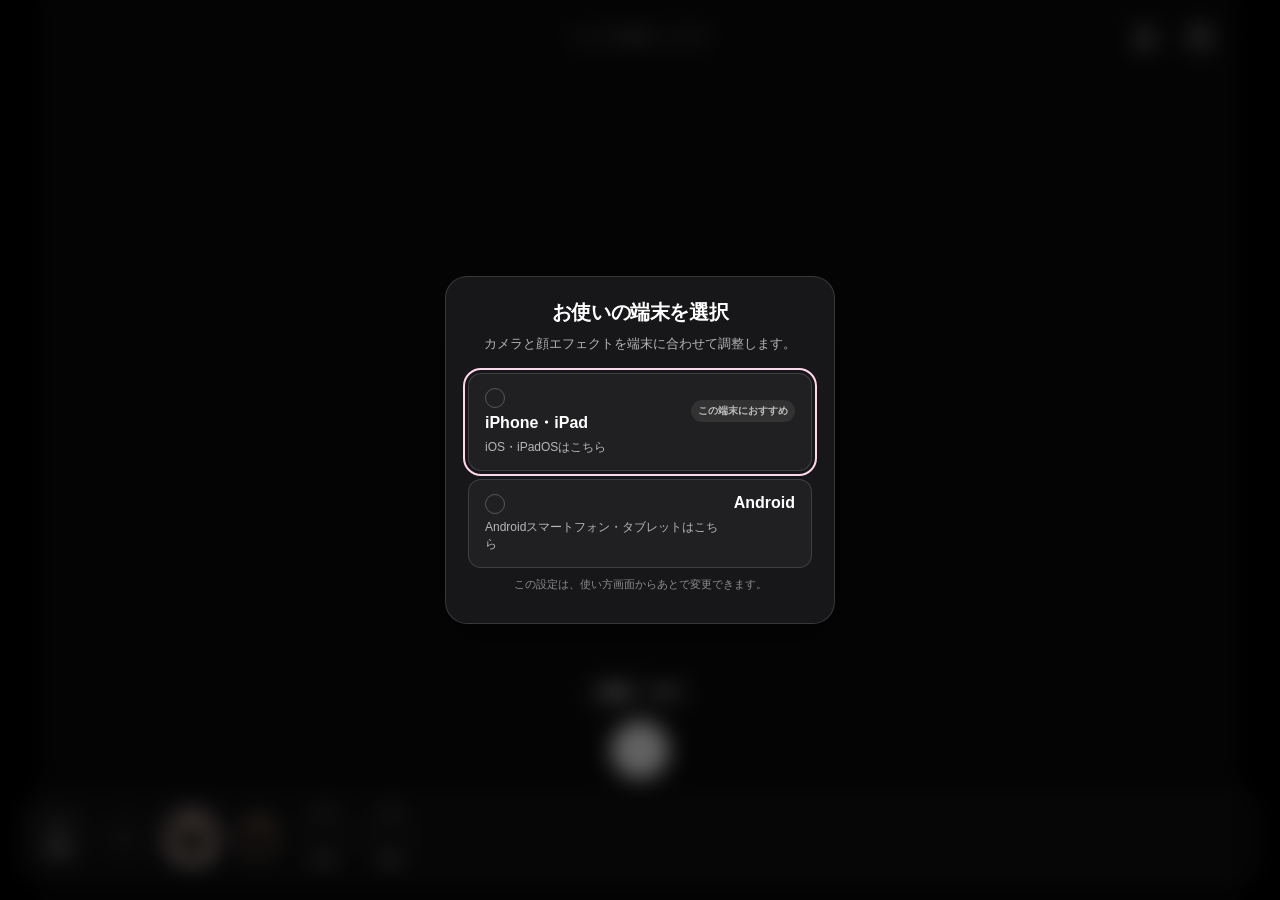
<file: index.html>
<!doctype html>
<html lang="ja">
<head>
  <meta charset="utf-8">
  <meta name="viewport" content="width=device-width,initial-scale=1,viewport-fit=cover,user-scalable=no">
  <meta name="theme-color" content="#000000">
  <meta name="apple-mobile-web-app-capable" content="yes">
  <meta name="apple-mobile-web-app-status-bar-style" content="black-translucent">
  <link rel="apple-touch-icon" href="app_icon.png.optimized.png?v=20260802">
  <link rel="icon" type="image/png" href="app_icon.png.optimized.png?v=20260802">
  <link rel="manifest" href="manifest.webmanifest?v=20261112-offline">
  <title>AR Camera</title>
  <link rel="stylesheet" href="style.css?v=20261115-fixed-4x3-stage">
  <script>
    (() => {
      let platform = "";
      try {
        const saved = localStorage.getItem("arCameraPlatformV1");
        if (saved === "ios" || saved === "android") platform = saved;
      } catch {}
      if (!platform) {
        const requested = new URLSearchParams(location.search).get("platform");
        if (requested === "ios" || requested === "android") platform = requested;
      }
      window.AR_CAMERA_BOOT_PLATFORM = platform;
    })();
  </script>
  <script defer src="vendor/p5.min.js?v=1.9.4" onerror="window.AR_CAMERA_DEPENDENCY_ERROR=true"></script>
  <script defer src="vendor/ml5.min.js?v=1.2.1" onerror="window.AR_CAMERA_DEPENDENCY_ERROR=true"></script>
  <script defer src="sketch.js?v=20261115-fixed-4x3-stage"></script>
</head>
<body>
  <main id="app" aria-label="ARカメラ">
    <div id="camera-container" aria-hidden="true"></div>

    <header class="top-bar">
      <div class="top-actions">
        <button id="help-btn" class="icon-btn" type="button" aria-label="使い方">
          <svg viewBox="0 0 24 24" aria-hidden="true"><circle cx="12" cy="12" r="9"></circle><path d="M9.8 9a2.35 2.35 0 0 1 4.55.78c0 1.8-2.35 2.05-2.35 3.65"></path><path d="M12 17h.01"></path></svg>
        </button>
        <button id="switch-camera-btn" class="icon-btn" type="button" aria-label="カメラを切り替える">
          <img src="switch_icon.png?v=20260802" alt="" aria-hidden="true">
        </button>
      </div>
    </header>

    <div id="status-pill" role="status" aria-live="polite">カメラを起動しています</div>
    <div id="video-timer" aria-live="off">00:00</div>

    <div class="control-deck">
      <nav class="effects-dock" aria-label="エフェクト">
        <button id="open-settings-btn" class="effect-add" type="button" aria-label="画像を追加">
          <svg viewBox="0 0 24 24" aria-hidden="true"><path d="M12 5v14M5 12h14"></path></svg>
          <span>追加</span>
        </button>
        <button id="edit-selected-btn" class="effect-edit" type="button" aria-label="選択中のエフェクトを編集" hidden>
          <svg viewBox="0 0 24 24" aria-hidden="true"><path d="M4 20h4l11-11-4-4L4 16v4Z"></path><path d="m13.5 6.5 4 4"></path></svg>
          <span>調整</span>
        </button>
        <div id="icon-list" role="list" aria-label="エフェクト一覧"></div>
      </nav>

      <section class="capture-ui" aria-label="撮影">
        <div class="mode-selector" role="tablist" aria-label="撮影モード">
          <button id="mode-photo" class="mode-btn active" type="button" role="tab" aria-selected="true">写真</button>
          <button id="mode-video" class="mode-btn" type="button" role="tab" aria-selected="false">動画</button>
        </div>
        <button id="main-shutter-btn" type="button" aria-label="写真を撮る"><span></span></button>
        <span id="audio-note">無音で録画</span>
      </section>
    </div>

    <div id="sheet-backdrop" hidden></div>
    <section id="settings-panel" class="bottom-sheet" aria-labelledby="panel-title" aria-modal="true" role="dialog" hidden>
      <div class="sheet-handle" aria-hidden="true"></div>
      <div class="sheet-header">
        <h2 id="panel-title">エフェクトを追加</h2>
        <button id="close-panel-btn" class="text-btn" type="button">閉じる</button>
      </div>
      <div id="upload-section">
        <div class="upload-intro">
          <strong>PNG画像を追加</strong>
          <p>顔エフェクトまたは背景フレームとして使用できます</p>
        </div>
        <p class="step-label"><span>1</span>画像を選ぶ</p>
        <label class="file-button" for="file-input">画像を選択</label>
        <input id="file-input" type="file" accept="image/png,image/jpeg,image/webp">
      </div>
      <div id="effect-edit-controls">
        <fieldset class="placement-field">
          <legend><span class="step-number">2</span>表示方法</legend>
          <div class="segmented">
            <button class="part-btn active" data-point="face" type="button">顔</button>
            <button class="part-btn" data-point="bg" type="button">背景・フレーム</button>
          </div>
        </fieldset>
        <p id="face-edit-status" class="edit-status" role="status">画像を選んでください</p>
      </div>
      <div class="sheet-actions">
        <button id="delete-btn" class="danger-btn" type="button" hidden>削除</button>
        <button id="cancel-edit-btn" class="secondary-btn" type="button">キャンセル</button>
        <button id="save-effect-btn" class="primary-btn" type="button">プレビューで調整</button>
      </div>
    </section>

    <section id="adjustment-mode" class="adjustment-overlay" aria-label="エフェクトの位置調整" hidden>
      <header class="adjustment-header">
        <button id="adjustment-cancel-btn" class="overlay-text-btn" type="button">キャンセル</button>
        <strong>位置を調整</strong>
        <button id="adjustment-save-btn" class="overlay-save-btn" type="button">保存</button>
      </header>
      <p class="adjustment-hint">1本指で移動・2本指で拡大縮小</p>
      <div class="adjustment-toolbar">
        <div class="adjustment-basic-actions" aria-label="基本調整">
          <button class="adjustment-mode-chip" data-adjustment-help="position" type="button">
            <strong>位置</strong><span>1本指</span>
          </button>
          <button class="adjustment-mode-chip" data-adjustment-help="scale" type="button">
            <strong>大きさ</strong><span>2本指</span>
          </button>
          <button id="reset-effect-btn" class="adjustment-mode-chip" type="button">
            <strong>リセット</strong><span>初期状態</span>
          </button>
        </div>
        <button id="fine-adjust-toggle" class="detail-adjust-toggle" type="button" aria-expanded="false" aria-controls="fine-adjust-controls">詳細調整</button>
        <div id="fine-adjust-controls" class="fine-adjust-controls" hidden>
          <div class="toolbar-position">
            <span class="toolbar-label">位置</span>
            <div class="nudge-grid" aria-label="位置を微調整">
              <button class="adjust-btn nudge-up" data-adjust="up" type="button" aria-label="上へ移動">↑</button>
              <button class="adjust-btn nudge-left" data-adjust="left" type="button" aria-label="左へ移動">←</button>
              <span class="nudge-center" aria-hidden="true">•</span>
              <button class="adjust-btn nudge-right" data-adjust="right" type="button" aria-label="右へ移動">→</button>
              <button class="adjust-btn nudge-down" data-adjust="down" type="button" aria-label="下へ移動">↓</button>
            </div>
          </div>
          <div class="scale-controls" aria-label="大きさを調整">
            <span>大きさ</span>
            <button class="adjust-btn" data-scale="down" type="button" aria-label="小さくする">−</button>
            <output id="effect-scale-value">1.00×</output>
            <button class="adjust-btn" data-scale="up" type="button" aria-label="大きくする">＋</button>
          </div>
        </div>
      </div>
    </section>

    <section id="onboarding-overlay" class="onboarding-layer" role="dialog" aria-modal="true" aria-labelledby="onboarding-title" hidden>
      <div class="onboarding-guide">
        <p id="onboarding-title" class="onboarding-title">3ステップで撮影</p>
        <div class="onboarding-callouts">
          <p><span>1</span><strong>エフェクトを選ぶ</strong></p>
          <p><span>2</span><strong>顔をカメラへ向ける</strong></p>
          <p><span>3</span><strong>撮影ボタンを押す</strong></p>
        </div>
        <button id="onboarding-start-btn" class="primary-btn" type="button">使ってみる</button>
      </div>
    </section>

    <section id="tutorial-overlay" class="modal-layer" role="dialog" aria-modal="true" aria-labelledby="tutorial-title" hidden>
      <div class="plain-modal">
        <h2 id="tutorial-title">AR Cameraの使い方</h2>
        <ol>
          <li>下の一覧からエフェクトを選びます</li>
          <li>＋ボタンで自分の画像を追加できます</li>
          <li>中央のボタンで撮影します</li>
          <li>エフェクトの長押しでお気に入り・並べ替え・削除ができます</li>
        </ol>
        <p>追加した画像はプレビューを見ながら位置と大きさを調整できます</p>
        <button id="change-platform-btn" class="secondary-btn device-settings-btn" type="button">端末設定を変更</button>
        <button id="tutorial-close-btn" class="primary-btn" type="button">OK</button>
      </div>
    </section>

    <section id="platform-overlay" class="modal-layer platform-layer" role="dialog" aria-modal="true" aria-labelledby="platform-title" hidden>
      <div class="plain-modal platform-modal">
        <h2 id="platform-title">お使いの端末を選択</h2>
        <p>カメラと顔エフェクトを端末に合わせて調整します。</p>
        <div class="platform-options" role="group" aria-label="端末の種類">
          <button class="platform-choice" type="button" data-platform="ios">
            <strong>iPhone・iPad</strong>
            <span>iOS・iPadOSはこちら</span>
          </button>
          <button class="platform-choice" type="button" data-platform="android">
            <strong>Android</strong>
            <span>Androidスマートフォン・タブレットはこちら</span>
          </button>
        </div>
        <p class="platform-note">この設定は、使い方画面からあとで変更できます。</p>
        <button id="platform-cancel-btn" class="text-btn platform-cancel" type="button" hidden>キャンセル</button>
      </div>
    </section>

    <section id="delete-dialog" class="modal-layer" role="alertdialog" aria-modal="true" aria-labelledby="delete-title" hidden>
      <div class="plain-modal compact">
        <h2 id="delete-title">エフェクトを削除しますか</h2>
        <div class="dialog-actions">
          <button id="delete-cancel-btn" class="secondary-btn" type="button">キャンセル</button>
          <button id="delete-confirm-btn" class="danger-filled-btn" type="button">削除</button>
        </div>
      </div>
    </section>

    <section id="effect-menu" class="modal-layer" role="dialog" aria-modal="true" aria-labelledby="effect-menu-title" hidden>
      <div class="plain-modal compact effect-menu-modal">
        <h2 id="effect-menu-title">エフェクトを管理</h2>
        <div class="effect-menu-actions">
          <button id="effect-favorite-btn" class="secondary-btn" type="button">お気に入りに追加</button>
          <div class="effect-move-actions" role="group" aria-label="並び順を変更">
            <button id="effect-move-left-btn" class="secondary-btn" type="button">左へ移動</button>
            <button id="effect-move-right-btn" class="secondary-btn" type="button">右へ移動</button>
          </div>
          <button id="effect-menu-edit-btn" class="secondary-btn" type="button">位置を調整</button>
          <button id="effect-menu-delete-btn" class="danger-btn" type="button">削除</button>
        </div>
        <button id="effect-menu-close-btn" class="text-btn effect-menu-close" type="button">閉じる</button>
      </div>
    </section>

    <div id="flash-overlay" aria-hidden="true"></div>
    <div id="toast" role="status" aria-live="polite" hidden></div>
    <div id="loading-screen" role="status" aria-live="polite">
      <div class="loading-card">
        <div class="spinner" aria-hidden="true"></div>
        <p id="loading-message">カメラを起動しています</p>
        <div id="loading-error-actions" class="loading-error-actions" hidden>
          <button id="loading-retry-btn" class="primary-btn" type="button">もう一度試す</button>
          <button id="loading-permission-btn" class="secondary-btn" type="button">カメラの許可を確認</button>
          <button id="loading-light-btn" class="secondary-btn" type="button">軽量モードで起動</button>
          <button id="loading-help-btn" class="text-btn loading-help-btn" type="button" aria-expanded="false">ヘルプを見る</button>
          <div id="loading-error-note" class="loading-error-note" role="note" hidden></div>
        </div>
      </div>
    </div>
  </main>
  <script>
    (() => {
      const loader = document.getElementById("loading-screen");
      const retry = document.getElementById("loading-retry-btn");
      const overlay = document.getElementById("platform-overlay");
      if (!window.AR_CAMERA_BOOT_PLATFORM) {
        const recommended = /Android/i.test(navigator.userAgent) ? "android" : "ios";
        loader.hidden = true;
        overlay.hidden = false;
        document.querySelectorAll("[data-platform]").forEach((button) => {
          button.dataset.recommended = String(button.dataset.platform === recommended);
          button.dataset.selected = "false";
          button.setAttribute("aria-pressed", "false");
        });
      }
      window.addEventListener("load", () => {
        if (!window.AR_CAMERA_DEPENDENCY_ERROR) return;
        overlay.hidden = true;
        loader.hidden = false;
        loader.style.opacity = "1";
        loader.querySelector(".spinner").hidden = true;
        loader.querySelector("#loading-message").textContent = "必要なデータを読み込めませんでした";
        document.getElementById("loading-error-actions").hidden = false;
        retry.addEventListener("click", () => location.reload(), { once: true });
        document.getElementById("loading-light-btn").addEventListener("click", () => {
          try { sessionStorage.setItem("arCameraForceLightV1", "1"); } catch {}
          location.reload();
        }, { once: true });
        const showDependencyHelp = () => {
          const note = document.getElementById("loading-error-note");
          note.textContent = "通信を確認して再読み込みしてください。一度オンラインで開くと、次回からオフラインでも使えます。";
          note.hidden = false;
        };
        document.getElementById("loading-permission-btn").addEventListener("click", showDependencyHelp);
        document.getElementById("loading-help-btn").addEventListener("click", showDependencyHelp);
      });
    })();
  </script>
  <script>
    if ("serviceWorker" in navigator) {
      window.addEventListener("load", () => {
        navigator.serviceWorker.register("./sw.js?v=20261115-fixed-4x3-stage")
          .catch((error) => console.warn("オフライン準備に失敗しました", error));
      });
    }
  </script>
</body>
</html>
</file>
<file: style.css>
:root {
  color-scheme: dark;
  --accent: #ffd6ea;
  --panel: rgba(16, 16, 16, 0.94);
  --line: rgba(255, 255, 255, 0.18);
  --muted: rgba(255, 255, 255, 0.7);
  --top-safe: env(safe-area-inset-top, 0px);
  --bottom-safe: env(safe-area-inset-bottom, 0px);
}

* { box-sizing: border-box; }

html, body {
  width: 100%;
  height: 100%;
  margin: 0;
  overflow: hidden;
  background: #000;
  color: #fff;
  font-family: -apple-system, BlinkMacSystemFont, "Segoe UI", "Noto Sans JP", sans-serif;
  -webkit-tap-highlight-color: transparent;
  overscroll-behavior: none;
}

button, input { font: inherit; }
button { color: inherit; }
button:focus-visible, input:focus-visible {
  outline: 2px solid var(--accent);
  outline-offset: 2px;
}

#app {
  position: fixed;
  inset: 0;
}

#camera-container {
  position: fixed;
  top: 0;
  left: 50%;
  width: min(100vw, 75vh);
  aspect-ratio: 3 / 4;
  overflow: hidden;
  transform: translateX(-50%);
  background: #101010;
  touch-action: none;
}

canvas {
  display: block;
  width: 100% !important;
  height: 100% !important;
}

@media (orientation: landscape) {
  #camera-container {
    top: 50%;
    width: auto;
    height: min(100vh, 75vw);
    aspect-ratio: 4 / 3;
    transform: translate(-50%, -50%);
  }
}

.top-bar {
  position: fixed;
  z-index: 20;
  top: 0;
  left: 50%;
  width: min(100vw, 75vh);
  transform: translateX(-50%);
  display: flex;
  justify-content: space-between;
  padding: calc(var(--top-safe) + 12px) 14px 12px;
  pointer-events: none;
}

@media (orientation: landscape) {
  .top-bar {
    width: min(100vw, 133.333vh);
  }
}

.top-actions { display: flex; gap: 10px; margin-left: auto; }

.icon-btn {
  width: 44px;
  height: 44px;
  border: 1px solid var(--line);
  border-radius: 50%;
  background: rgba(0, 0, 0, 0.42);
  font-size: 24px;
  font-weight: 400;
  line-height: 1;
  cursor: pointer;
  pointer-events: auto;
  backdrop-filter: blur(8px);
  -webkit-backdrop-filter: blur(8px);
}

.icon-btn:active { transform: scale(.94); }

#switch-camera-btn {
  display: grid;
  place-items: center;
  padding: 8px;
}

#switch-camera-btn img {
  display: block;
  width: 100%;
  height: 100%;
  object-fit: contain;
  pointer-events: none;
  transform: none;
}

#switch-camera-btn[data-switching="true"] img {
  animation: camera-switch-spin .72s linear infinite;
}

@keyframes camera-switch-spin {
  to { transform: rotate(360deg); }
}

#status-pill, #video-timer {
  position: fixed;
  z-index: 18;
  top: calc(var(--top-safe) + 20px);
  left: 50%;
  transform: translateX(-50%);
  padding: 7px 12px;
  border-radius: 999px;
  background: rgba(0, 0, 0, .52);
  color: var(--muted);
  font-size: 12px;
  white-space: nowrap;
}

#video-timer {
  display: none;
  color: #fff;
  font-variant-numeric: tabular-nums;
}

body.recording #status-pill { display: none; }
body.recording #video-timer { display: block; }

.capture-ui {
  position: fixed;
  z-index: 20;
  left: 50%;
  bottom: calc(var(--bottom-safe) + 106px);
  transform: translateX(-50%);
  display: grid;
  justify-items: center;
  gap: 10px;
}

.mode-selector {
  display: flex;
  gap: 18px;
}

.mode-btn {
  border: 0;
  padding: 5px 2px;
  background: transparent;
  color: rgba(255,255,255,.65);
  font-size: 13px;
  cursor: pointer;
}

.mode-btn.active { color: var(--accent); }

#main-shutter-btn {
  width: 76px;
  height: 76px;
  padding: 5px;
  border: 3px solid #fff;
  border-radius: 50%;
  background: transparent;
  cursor: pointer;
}

#main-shutter-btn span {
  display: block;
  width: 100%;
  height: 100%;
  border-radius: 50%;
  background: #fff;
  transition: .18s ease;
}

body.video-mode #main-shutter-btn span { background: #ff3b30; }
body.recording #main-shutter-btn span {
  width: 30px;
  height: 30px;
  margin: 16px;
  border-radius: 6px;
}

#audio-note {
  display: none;
  color: var(--muted);
  font-size: 11px;
}
body.video-mode #audio-note { display: block; }

.effects-dock {
  position: fixed;
  z-index: 20;
  left: 0;
  right: 0;
  bottom: 0;
  display: flex;
  align-items: center;
  gap: 10px;
  min-height: calc(92px + var(--bottom-safe));
  padding: 10px 12px calc(10px + var(--bottom-safe));
  background: rgba(0,0,0,.34);
}

#icon-list {
  display: flex;
  flex: 1;
  gap: 10px;
  min-width: 0;
  padding: 4px;
  overflow-x: auto;
  scrollbar-width: none;
}
#icon-list::-webkit-scrollbar { display: none; }

.effect-add, .effect-edit, .filter-icon {
  flex: 0 0 58px;
  width: 58px;
  height: 58px;
  border: 1px solid var(--line);
  border-radius: 50%;
  background-color: rgba(0,0,0,.5);
  background-position: center;
  background-repeat: no-repeat;
  background-size: cover;
  cursor: pointer;
}

.effect-add { font-size: 28px; }
.effect-edit {
  flex-basis: 50px;
  width: 50px;
  height: 50px;
  font-size: 11px;
  background: rgba(0,0,0,.68);
}
.filter-icon.active {
  border: 2px solid var(--accent);
  transform: scale(1.06);
}
.filter-icon[data-empty="true"]::after {
  content: "なし";
  font-size: 11px;
}

#sheet-backdrop {
  position: fixed;
  z-index: 39;
  inset: 0;
  background: rgba(0,0,0,.3);
}

.bottom-sheet {
  position: fixed;
  z-index: 40;
  left: 0;
  right: 0;
  bottom: 0;
  padding: 8px 18px calc(18px + var(--bottom-safe));
  border-top: 1px solid var(--line);
  background: var(--panel);
  max-height: min(82vh, 680px);
  max-height: min(82dvh, 680px);
  overflow-y: auto;
}

.sheet-handle {
  width: 36px;
  height: 4px;
  margin: 0 auto 14px;
  border-radius: 2px;
  background: rgba(255,255,255,.35);
}

.sheet-header {
  display: flex;
  align-items: center;
  justify-content: space-between;
  margin-bottom: 16px;
}

.upload-intro {
  margin: 2px 0 18px;
}

.upload-intro strong {
  display: block;
  color: #fff;
  font-size: 15px;
  font-weight: 650;
  line-height: 1.4;
}

.upload-intro p {
  margin: 4px 0 0;
  color: var(--muted);
  font-size: 12px;
  line-height: 1.55;
}

.sheet-header h2, .plain-modal h2 {
  margin: 0;
  font-size: 18px;
  font-weight: 650;
}

.text-btn {
  border: 0;
  background: transparent;
  color: var(--muted);
  cursor: pointer;
}

#file-input {
  position: absolute;
  width: 1px;
  height: 1px;
  overflow: hidden;
  clip: rect(0 0 0 0);
}

.file-button, .primary-btn, .secondary-btn, .danger-btn, .danger-filled-btn {
  display: inline-flex;
  min-height: 44px;
  align-items: center;
  justify-content: center;
  padding: 0 18px;
  border: 1px solid var(--line);
  border-radius: 10px;
  cursor: pointer;
}

.file-button, .secondary-btn { background: transparent; }
.primary-btn { border-color: var(--accent); background: var(--accent); color: #000; font-weight: 650; }
.danger-btn { margin-right: auto; background: transparent; color: #ff6961; }
.danger-filled-btn { border-color: #ff453a; background: #ff453a; color: #fff; }

.placement-field {
  margin: 16px 0 0;
  padding: 0;
  border: 0;
}
.placement-field legend { margin-bottom: 8px; color: var(--muted); font-size: 12px; }

.step-label {
  display: flex;
  align-items: center;
  gap: 8px;
  margin: 12px 0 9px;
  color: #fff;
  font-size: 13px;
  font-weight: 650;
}
.step-label span, .step-number {
  display: inline-grid;
  width: 22px;
  height: 22px;
  place-items: center;
  border-radius: 50%;
  background: var(--accent);
  color: #000;
  font-size: 12px;
  font-weight: 750;
}
.step-number { margin-right: 8px; }

#effect-edit-controls.is-disabled {
  opacity: .38;
  pointer-events: none;
}

.edit-status {
  min-height: 20px;
  margin: 10px 0 0;
  color: var(--accent);
  font-size: 12px;
}

.nudge-grid {
  display: grid;
  grid-template-columns: repeat(3, 44px);
  grid-template-areas:
    ". up ."
    "left reset right"
    ". down .";
  justify-content: center;
  gap: 6px;
}
.adjust-btn {
  min-width: 44px;
  height: 40px;
  border: 1px solid var(--line);
  border-radius: 9px;
  background: rgba(255,255,255,.08);
  color: #fff;
  cursor: pointer;
}
.adjust-btn:active { background: rgba(255,255,255,.2); }
.nudge-up { grid-area: up; }
.nudge-left { grid-area: left; }
.nudge-right { grid-area: right; }
.nudge-down { grid-area: down; }
.nudge-center {
  grid-area: reset;
  display: grid;
  place-items: center;
  color: rgba(255,255,255,.35);
}
.reset-adjust {
  grid-area: reset;
  width: 44px;
  padding: 0 3px;
  font-size: 9px;
}
.scale-controls {
  display: flex;
  align-items: center;
  justify-content: center;
  gap: 10px;
  margin-top: 10px;
  color: var(--muted);
  font-size: 12px;
}
#effect-scale-value {
  width: 52px;
  color: #fff;
  text-align: center;
  font-variant-numeric: tabular-nums;
}

.adjustment-overlay {
  position: fixed;
  z-index: 35;
  inset: 0;
  pointer-events: none;
}
.adjustment-header {
  position: absolute;
  top: 0;
  right: 0;
  left: 0;
  display: grid;
  grid-template-columns: 1fr auto 1fr;
  align-items: center;
  padding: calc(var(--top-safe) + 12px) 14px 12px;
  background: linear-gradient(rgba(0,0,0,.68), transparent);
  pointer-events: auto;
}
.adjustment-header strong {
  font-size: 14px;
  font-weight: 650;
}
.adjustment-hint {
  position: absolute;
  top: calc(var(--top-safe) + 62px);
  left: 50%;
  margin: 0;
  padding: 6px 11px;
  transform: translateX(-50%);
  border-radius: 999px;
  background: rgba(0,0,0,.48);
  color: rgba(255,255,255,.82);
  font-size: 11px;
  white-space: nowrap;
}
.overlay-text-btn, .overlay-save-btn {
  min-height: 40px;
  border: 0;
  background: transparent;
  cursor: pointer;
}
.overlay-text-btn { justify-self: start; color: #fff; }
.overlay-save-btn {
  justify-self: end;
  padding: 0 17px;
  border-radius: 999px;
  background: var(--accent);
  color: #000;
  font-weight: 700;
}
.adjustment-toolbar {
  position: absolute;
  right: 12px;
  bottom: calc(var(--bottom-safe) + 16px);
  left: 12px;
  display: grid;
  gap: 8px;
  width: min(420px, calc(100% - 24px));
  margin: auto;
  padding: 10px;
  border: 1px solid var(--line);
  border-radius: 22px;
  background: rgba(10,10,10,.72);
  box-shadow: 0 8px 30px rgba(0,0,0,.28);
  backdrop-filter: blur(14px);
  -webkit-backdrop-filter: blur(14px);
  pointer-events: auto;
}
.toolbar-label {
  display: block;
  margin-bottom: 4px;
  color: var(--muted);
  font-size: 10px;
  text-align: center;
}
.adjustment-toolbar .scale-controls {
  margin-top: 0;
}
.adjustment-basic-actions {
  display: grid;
  grid-template-columns: repeat(3, minmax(0, 1fr));
  gap: 7px;
}
.adjustment-mode-chip {
  display: grid;
  place-content: center;
  min-width: 0;
  min-height: 54px;
  padding: 6px 8px;
  border: 1px solid var(--line);
  border-radius: 12px;
  background: rgba(255,255,255,.09);
  color: #fff;
  cursor: pointer;
}
.adjustment-mode-chip strong { font-size: 12px; font-weight: 700; }
.adjustment-mode-chip span { margin-top: 2px; color: var(--muted); font-size: 10px; }
.detail-adjust-toggle {
  min-height: 38px;
  border: 0;
  border-radius: 10px;
  background: transparent;
  color: var(--muted);
  font-size: 12px;
  cursor: pointer;
}
.detail-adjust-toggle::after { content: "⌄"; display: inline-block; margin-left: 6px; transition: transform .18s ease; }
.detail-adjust-toggle[aria-expanded="true"] {
  border-color: var(--accent);
  color: var(--accent);
}
.detail-adjust-toggle[aria-expanded="true"]::after { transform: rotate(180deg); }
.fine-adjust-controls {
  display: flex;
  align-items: center;
  gap: 22px;
  padding-top: 8px;
  border-top: 1px solid var(--line);
}

body.adjustment-mode .top-bar,
body.adjustment-mode #status-pill,
body.adjustment-mode .capture-ui,
body.adjustment-mode .effects-dock {
  display: none;
}

@media (orientation: landscape) {
  .adjustment-toolbar {
    top: 50%;
    right: calc(var(--bottom-safe) + 14px);
    bottom: auto;
    left: auto;
    width: min(360px, 42vw);
    transform: translateY(-50%);
  }
  .fine-adjust-controls {
    flex-direction: column;
    gap: 10px;
  }
}

#save-effect-btn:disabled {
  opacity: .4;
  cursor: not-allowed;
}

.segmented {
  display: grid;
  grid-template-columns: 1fr 1fr;
  padding: 3px;
  border: 1px solid var(--line);
  border-radius: 10px;
}

.part-btn {
  min-height: 40px;
  border: 0;
  border-radius: 7px;
  background: transparent;
  color: var(--muted);
  cursor: pointer;
}
.part-btn.active { background: rgba(255,255,255,.14); color: #fff; }

.gesture-hint { margin: 12px 0; color: var(--muted); font-size: 12px; }
.sheet-actions, .dialog-actions { display: flex; justify-content: flex-end; gap: 10px; }

.modal-layer {
  position: fixed;
  z-index: 60;
  inset: 0;
  display: grid;
  place-items: center;
  padding: 20px;
  background: rgba(0,0,0,.62);
}

.onboarding-layer {
  position: fixed;
  z-index: 70;
  inset: 0;
  display: grid;
  place-items: center;
  padding: 20px;
  background: rgba(0,0,0,.22);
}

.onboarding-guide {
  width: min(100%, 320px);
  padding: 18px;
  border: 1px solid var(--line);
  border-radius: 16px;
  background: rgba(20,20,22,.9);
  box-shadow: 0 16px 48px rgba(0,0,0,.32);
  backdrop-filter: blur(18px);
  -webkit-backdrop-filter: blur(18px);
}

.onboarding-title {
  margin: 0 0 12px;
  color: rgba(255,255,255,.72);
  font-size: 12px;
  font-weight: 650;
  letter-spacing: .04em;
  text-align: center;
}

.onboarding-callouts {
  display: grid;
  gap: 8px;
}

.onboarding-callouts p {
  display: grid;
  grid-template-columns: 28px 1fr;
  align-items: center;
  gap: 10px;
  min-height: 44px;
  margin: 0;
  padding: 7px 11px;
  border: 1px solid rgba(255,255,255,.1);
  border-radius: 12px;
  background: rgba(255,255,255,.06);
}

.onboarding-callouts span {
  display: grid;
  width: 28px;
  height: 28px;
  place-items: center;
  border-radius: 50%;
  background: var(--accent);
  color: var(--accent-ink);
  font-size: 12px;
  font-weight: 750;
}

.onboarding-callouts strong {
  color: #fff;
  font-size: 14px;
  font-weight: 650;
}

.onboarding-guide > .primary-btn {
  width: 100%;
  margin-top: 14px;
}

@media (orientation: landscape) and (max-height: 560px) {
  .onboarding-guide {
    width: min(520px, calc(100vw - 40px));
  }

  .onboarding-callouts {
    grid-template-columns: repeat(3, 1fr);
  }

  .onboarding-callouts p {
    grid-template-columns: 28px 1fr;
  }
}

.plain-modal {
  width: min(100%, 360px);
  padding: 22px;
  border: 1px solid var(--line);
  border-radius: 14px;
  background: #171717;
}
.plain-modal ol { padding-left: 20px; color: var(--muted); line-height: 1.8; }
.plain-modal p { color: var(--muted); font-size: 13px; line-height: 1.6; }
.plain-modal > .primary-btn { width: 100%; margin-top: 8px; }
.plain-modal.compact h2 { margin-bottom: 22px; }

.effect-menu-actions {
  display: grid;
  gap: 9px;
}

.effect-menu-actions > button,
.effect-move-actions > button { width: 100%; }

.effect-move-actions {
  display: grid;
  grid-template-columns: 1fr 1fr;
  gap: 9px;
}

.effect-menu-actions button:disabled {
  opacity: .38;
  cursor: not-allowed;
}

.effect-menu-close {
  display: block;
  margin: 12px auto 0;
}

.device-settings-btn {
  width: 100%;
  margin-top: 8px;
}

.platform-layer { z-index: 100; }
.platform-modal { width: min(100%, 390px); }
.platform-modal h2 { text-align: center; }
.platform-modal > p { margin: 8px 0 18px; text-align: center; }
.platform-options {
  display: grid;
  gap: 12px;
}
.platform-choice {
  display: grid;
  grid-template-columns: 1fr auto;
  gap: 5px;
  width: 100%;
  min-height: 76px;
  padding: 14px 16px;
  border: 1px solid var(--line);
  border-radius: 14px;
  background: rgba(255,255,255,.08);
  color: #fff;
  text-align: left;
  cursor: pointer;
}
.platform-choice:active { transform: scale(.98); }
.platform-choice[data-selected="true"] {
  border-color: var(--accent);
  box-shadow: inset 0 0 0 1px var(--accent);
}
.platform-choice[data-selected="true"] strong { color: var(--accent); }
.platform-choice strong { font-size: 16px; }
.platform-choice span { color: var(--muted); font-size: 12px; }
.platform-choice[data-recommended="true"]::after {
  content: "この端末におすすめ";
  grid-column: 2;
  grid-row: 1 / span 2;
  align-self: center;
  padding: 4px 7px;
  border-radius: 999px;
  background: rgba(255,255,255,.14);
  color: var(--muted);
  font-size: 10px;
  font-weight: 700;
}
.platform-note { margin-bottom: 8px !important; font-size: 11px !important; }
.platform-cancel { display: block; margin: 6px auto 0; padding: 10px; }

#toast {
  position: fixed;
  z-index: 80;
  left: 50%;
  bottom: calc(var(--bottom-safe) + 190px);
  transform: translateX(-50%);
  max-width: calc(100vw - 32px);
  padding: 10px 14px;
  border-radius: 8px;
  background: rgba(20,20,20,.92);
  color: #fff;
  font-size: 13px;
  text-align: center;
}

#loading-screen {
  position: fixed;
  z-index: 90;
  inset: 0;
  display: grid;
  place-content: center;
  justify-items: center;
  gap: 12px;
  background: #000;
  transition: opacity .2s ease;
}
.loading-card {
  display: grid;
  justify-items: center;
  width: min(380px, calc(100vw - 32px));
  padding: 22px;
  border: 1px solid transparent;
  border-radius: 18px;
}
#loading-screen[data-error-kind] .loading-card {
  border-color: var(--line);
  background: #171719;
  box-shadow: 0 16px 48px rgba(0,0,0,.34);
}
#loading-screen p { margin: 12px 0 0; color: var(--muted); font-size: 13px; text-align: center; }
.loading-error-actions { display: grid; width: 100%; gap: 8px; margin-top: 18px; }
.loading-error-actions > button { width: 100%; }
.loading-help-btn { min-height: 38px; color: var(--muted); }
.loading-error-note {
  padding: 11px 12px;
  border-radius: 10px;
  background: rgba(255,255,255,.06);
  color: rgba(255,255,255,.78);
  font-size: 12px;
  line-height: 1.6;
}
.spinner {
  width: 10px;
  height: 10px;
  border: 0;
  background: rgba(255,255,255,.82);
  border-radius: 50%;
  animation: loading-pulse 1.6s ease-in-out infinite;
}
@keyframes loading-pulse {
  0%, 100% { opacity: .28; transform: scale(.8); }
  50% { opacity: 1; transform: scale(1); }
}

#flash-overlay {
  position: fixed;
  z-index: 30;
  inset: 0;
  pointer-events: none;
  background: #fff;
  opacity: 0;
}
#flash-overlay.flash { animation: flash .18s ease-out; }
@keyframes flash { 0% { opacity: .85; } 100% { opacity: 0; } }

body.sheet-open .capture-ui,
body.sheet-open .effects-dock { opacity: .28; pointer-events: none; }
body.recording #switch-camera-btn,
body.recording #open-settings-btn,
body.recording #icon-list,
body.recording .mode-selector { pointer-events: none; opacity: .35; }

[hidden] { display: none !important; }

@media (orientation: landscape) and (max-height: 520px) {
  .effects-dock {
    top: 50%;
    right: 10px;
    bottom: auto;
    left: auto;
    width: 70px;
    min-height: 0;
    padding: 8px;
    transform: translateY(-50%);
    flex-direction: column;
    background: rgba(0,0,0,.34);
    border-radius: 36px;
  }
  #icon-list { max-height: 190px; flex-direction: column; overflow-y: auto; overflow-x: hidden; }
  .capture-ui { bottom: calc(var(--bottom-safe) + 14px); }
  .bottom-sheet { left: auto; width: min(420px, 56vw); height: 100%; overflow: auto; border-left: 1px solid var(--line); }
  .adjustment-toolbar {
    right: calc(var(--bottom-safe) + 14px);
    bottom: auto;
    left: auto;
  }
}

@media (max-width: 430px) {
  .adjustment-toolbar { gap: 7px; padding: 9px; }
}

@media (prefers-reduced-motion: reduce) {
  *, *::before, *::after { animation-duration: .01ms !important; transition-duration: .01ms !important; }
}

/* Refined UI system — deliberately layered over the camera logic styles. */
:root {
  --accent: #ffd6ea;
  --accent-ink: #24151d;
  --surface: rgba(18, 18, 20, .78);
  --surface-solid: #171719;
  --surface-raised: #202023;
  --line: rgba(255, 255, 255, .14);
  --line-strong: rgba(255, 255, 255, .24);
  --muted: rgba(255, 255, 255, .68);
  --subtle: rgba(255, 255, 255, .08);
  --danger: #ff8a8a;
  --radius-sm: 10px;
  --radius-md: 16px;
  --radius-lg: 22px;
  --shadow-panel: 0 16px 48px rgba(0, 0, 0, .32);
  --ease: cubic-bezier(.2, .8, .2, 1);
}

button { touch-action: manipulation; }
button, label { -webkit-user-select: none; user-select: none; }
button:disabled { opacity: .42; cursor: not-allowed; }
button:focus-visible, input:focus-visible, label:has(input:focus-visible) {
  outline: 2px solid var(--accent);
  outline-offset: 3px;
}

.top-bar { padding: calc(var(--top-safe) + 14px) 16px 12px; }
.top-actions { gap: 8px; }
.icon-btn {
  display: grid;
  width: 48px;
  height: 48px;
  place-items: center;
  padding: 12px;
  border-color: var(--line);
  background: rgba(16, 16, 18, .62);
  box-shadow: 0 1px 0 rgba(255,255,255,.06) inset;
  backdrop-filter: blur(18px) saturate(1.15);
  -webkit-backdrop-filter: blur(18px) saturate(1.15);
  transition: transform .16s var(--ease), background-color .16s ease, border-color .16s ease;
}
.icon-btn svg {
  width: 24px;
  height: 24px;
  fill: none;
  stroke: currentColor;
  stroke-width: 1.8;
  stroke-linecap: round;
  stroke-linejoin: round;
}
.icon-btn:hover { background: rgba(32,32,35,.78); border-color: var(--line-strong); }
.icon-btn:active { transform: scale(.95); }

#status-pill, #video-timer {
  top: calc(var(--top-safe) + 20px);
  max-width: calc(100vw - 150px);
  overflow: hidden;
  padding: 7px 11px;
  border: 1px solid rgba(255,255,255,.1);
  background: rgba(16,16,18,.68);
  color: rgba(255,255,255,.78);
  text-overflow: ellipsis;
  backdrop-filter: blur(14px);
  -webkit-backdrop-filter: blur(14px);
}

.control-deck {
  position: fixed;
  z-index: 20;
  right: 12px;
  bottom: calc(12px + var(--bottom-safe));
  left: 12px;
  display: grid;
  grid-template-columns: minmax(0, 1fr) auto;
  align-items: center;
  gap: 12px;
  min-height: 92px;
  padding: 10px 12px;
  border: 1px solid var(--line);
  border-radius: var(--radius-lg);
  background: var(--surface);
  box-shadow: var(--shadow-panel);
  backdrop-filter: blur(22px) saturate(1.12);
  -webkit-backdrop-filter: blur(22px) saturate(1.12);
}

.effects-dock {
  position: static;
  z-index: auto;
  min-width: 0;
  min-height: 0;
  padding: 0;
  gap: 8px;
  background: transparent;
}
#icon-list { gap: 8px; padding: 5px 4px; }
.effect-add, .effect-edit, .filter-icon {
  position: relative;
  display: grid;
  flex: 0 0 58px;
  width: 58px;
  height: 58px;
  place-items: center;
  padding: 0;
  overflow: hidden;
  border: 1px solid var(--line);
  border-radius: 50%;
  background-color: rgba(255,255,255,.06);
  transition: transform .16s var(--ease), border-color .16s ease, background-color .16s ease, opacity .16s ease;
}
.effect-add, .effect-edit {
  grid-template-rows: 22px 15px;
  gap: 2px;
  flex-basis: 54px;
  width: 54px;
  height: 58px;
  border-radius: var(--radius-md);
  background: rgba(255,255,255,.06);
}
.effect-add svg, .effect-edit svg {
  width: 20px;
  height: 20px;
  fill: none;
  stroke: currentColor;
  stroke-width: 1.8;
  stroke-linecap: round;
  stroke-linejoin: round;
}
.effect-add span, .effect-edit span { font-size: 10px; font-weight: 600; letter-spacing: .02em; }
.filter-icon:hover, .effect-add:hover, .effect-edit:hover { border-color: var(--line-strong); background-color: rgba(255,255,255,.1); }
.filter-icon:active, .effect-add:active, .effect-edit:active { transform: scale(.96); }
.filter-icon:not(.active) { opacity: .58; }
.filter-icon:not(.active):hover,
.filter-icon:not(.active):focus-visible { opacity: .86; }
.filter-icon.active {
  border: 2px solid var(--accent);
  box-shadow: 0 0 0 2px rgba(0,0,0,.62);
  opacity: 1;
  transform: scale(1.08);
  z-index: 1;
}
.filter-icon.active:active { transform: scale(1.03); }
.filter-icon[data-favorite="true"]::before {
  content: "★";
  position: absolute;
  z-index: 2;
  top: 3px;
  right: 4px;
  display: grid;
  width: 17px;
  height: 17px;
  place-items: center;
  border-radius: 50%;
  background: rgba(16,16,18,.82);
  color: var(--accent);
  font-size: 10px;
  line-height: 1;
}
.filter-icon[data-empty="true"] { background: rgba(255,255,255,.04); }
.filter-icon[data-empty="true"]::after { color: rgba(255,255,255,.82); font-size: 11px; font-weight: 600; }

@media (prefers-reduced-motion: reduce) {
  .filter-icon { transition: border-color .16s ease, opacity .16s ease; }
}

.capture-ui {
  position: static;
  z-index: auto;
  display: grid;
  grid-template-columns: auto 68px;
  grid-template-rows: auto auto;
  column-gap: 10px;
  row-gap: 2px;
  transform: none;
}
.mode-selector {
  align-self: center;
  display: grid;
  gap: 2px;
  padding: 3px;
  border-radius: 11px;
  background: rgba(255,255,255,.07);
}
.mode-btn {
  min-width: 48px;
  padding: 6px 8px;
  border-radius: 8px;
  color: var(--muted);
  font-size: 11px;
  font-weight: 600;
  transition: color .15s ease, background-color .15s ease;
}
.mode-btn.active { background: rgba(255,255,255,.12); color: #fff; }
#main-shutter-btn {
  grid-column: 2;
  grid-row: 1 / 3;
  width: 68px;
  height: 68px;
  padding: 5px;
  border-width: 2px;
  transition: transform .16s var(--ease), opacity .16s ease;
}
#main-shutter-btn:hover { transform: scale(1.03); }
#main-shutter-btn:active { transform: scale(.96); }
#main-shutter-btn span { transition: all .18s var(--ease); }
body.video-mode #main-shutter-btn span { background: var(--accent); }
body.recording #main-shutter-btn span { width: 28px; height: 28px; margin: 14px; background: #ff5f5f; }
#audio-note { align-self: start; justify-self: center; color: rgba(255,255,255,.5); font-size: 9px; }

#sheet-backdrop { background: rgba(0,0,0,.48); backdrop-filter: blur(3px); -webkit-backdrop-filter: blur(3px); }
.bottom-sheet {
  padding: 8px 18px calc(20px + var(--bottom-safe));
  border-color: var(--line);
  border-radius: var(--radius-lg) var(--radius-lg) 0 0;
  background: rgba(23,23,25,.98);
  box-shadow: 0 -16px 50px rgba(0,0,0,.38);
}
.sheet-header { margin-bottom: 20px; }
.sheet-header h2, .plain-modal h2 { letter-spacing: -.02em; }
.text-btn { color: var(--accent); font-weight: 600; }
.step-label, .placement-field legend { color: rgba(255,255,255,.86); font-size: 13px; font-weight: 650; }
.step-label span, .step-number {
  display: inline-grid;
  width: 22px;
  height: 22px;
  margin-right: 8px;
  place-items: center;
  border-radius: 50%;
  background: var(--subtle);
  color: var(--muted);
  font-size: 11px;
}
.file-button, .primary-btn, .secondary-btn, .danger-btn, .danger-filled-btn {
  min-height: 46px;
  border-radius: 12px;
  font-weight: 650;
  transition: transform .15s var(--ease), background-color .15s ease, border-color .15s ease;
}
.file-button, .primary-btn { border-color: var(--accent); background: var(--accent); color: var(--accent-ink); }
.secondary-btn { border-color: var(--line); background: rgba(255,255,255,.06); }
.danger-btn { color: var(--danger); }
.danger-filled-btn { background: #b94343; }
.file-button:active, .primary-btn:active, .secondary-btn:active, .danger-btn:active, .danger-filled-btn:active { transform: scale(.98); }
.segmented { padding: 3px; border: 1px solid var(--line); border-radius: 12px; background: rgba(0,0,0,.2); }
.part-btn { min-height: 40px; border-radius: 9px; color: var(--muted); font-weight: 600; }
.part-btn.active { background: rgba(255,255,255,.12); color: #fff; }
.edit-status { color: var(--muted); font-size: 12px; }
.sheet-actions { gap: 8px; }

.adjustment-overlay { background: transparent; }
.adjustment-header {
  padding: calc(var(--top-safe) + 12px) 14px 10px;
  background: linear-gradient(to bottom, rgba(0,0,0,.58), transparent);
}
.adjustment-header strong { font-size: 14px; }
.overlay-text-btn, .overlay-save-btn { min-height: 42px; padding: 0 14px; border-radius: 11px; font-weight: 650; }
.overlay-text-btn { border: 1px solid var(--line); background: rgba(16,16,18,.66); }
.overlay-save-btn { border: 0; background: var(--accent); color: var(--accent-ink); }
.adjustment-hint {
  top: calc(var(--top-safe) + 68px);
  padding: 7px 10px;
  border: 1px solid rgba(255,255,255,.1);
  background: rgba(16,16,18,.62);
  color: rgba(255,255,255,.76);
  font-size: 11px;
  backdrop-filter: blur(12px);
}
.adjustment-toolbar {
  border: 1px solid var(--line);
  border-radius: var(--radius-md);
  background: rgba(20,20,22,.88);
  box-shadow: var(--shadow-panel);
  backdrop-filter: blur(18px);
  -webkit-backdrop-filter: blur(18px);
}
.adjustment-mode-chip, .adjust-btn { border-color: var(--line); background: rgba(255,255,255,.07); }
.detail-adjust-toggle[aria-expanded="true"] { color: var(--accent); }

.modal-layer { padding: 20px; background: rgba(0,0,0,.62); backdrop-filter: blur(10px); -webkit-backdrop-filter: blur(10px); }
.plain-modal {
  border: 1px solid var(--line);
  border-radius: var(--radius-lg);
  background: var(--surface-solid);
  box-shadow: var(--shadow-panel);
}
.plain-modal h2 { font-size: 20px; }
.plain-modal p, .plain-modal li { color: var(--muted); line-height: 1.55; }
.platform-options { gap: 8px; }
.platform-choice {
  min-height: 68px;
  border-color: var(--line);
  border-radius: 13px;
  background: rgba(255,255,255,.04);
  text-align: left;
}
.platform-choice::before {
  content: "";
  flex: 0 0 18px;
  width: 18px;
  height: 18px;
  border: 1.5px solid var(--line-strong);
  border-radius: 50%;
}
.platform-choice[data-selected="true"] { border-color: var(--accent); background: rgba(255,214,234,.08); }
.platform-choice[data-selected="true"]::before { border: 5px solid var(--accent); }
.platform-choice[data-recommended="true"]::after { border-radius: 999px; background: var(--subtle); color: var(--muted); }
.platform-choice[data-selected="true"] strong { color: #fff; }
.platform-note { color: rgba(255,255,255,.5) !important; }

#toast {
  max-width: min(88vw, 420px);
  padding: 10px 14px;
  border: 1px solid var(--line);
  border-radius: 12px;
  background: rgba(23,23,25,.92);
  box-shadow: var(--shadow-panel);
  color: #fff;
  font-size: 13px;
  backdrop-filter: blur(16px);
}
#loading-screen { background: #101011; }
.spinner { border-color: rgba(255,255,255,.16); border-top-color: var(--accent); }

body.sheet-open .control-deck { opacity: .28; pointer-events: none; }
body.sheet-open .capture-ui, body.sheet-open .effects-dock { opacity: 1; }
body.adjustment-mode .control-deck { opacity: 0; pointer-events: none; }
body.adjustment-mode .capture-ui, body.adjustment-mode .effects-dock { opacity: 1; }

@media (min-width: 760px) {
  .control-deck {
    right: auto;
    bottom: calc(18px + var(--bottom-safe));
    left: 18px;
    width: min(720px, calc(100vw - 36px));
  }
  .bottom-sheet {
    top: 12px;
    right: 12px;
    bottom: 12px;
    left: auto;
    width: min(400px, 42vw);
    max-height: none;
    padding: 20px;
    border: 1px solid var(--line);
    border-radius: var(--radius-lg);
    box-shadow: var(--shadow-panel);
  }
  .sheet-handle { display: none; }
  .adjustment-toolbar { right: 18px; bottom: 18px; left: auto; transform: none; }
  .plain-modal { max-width: 420px; }
}

@media (max-width: 620px) {
  .control-deck { grid-template-columns: minmax(0, 1fr) 68px; gap: 8px; padding: 9px; }
  .capture-ui { display: contents; }
  .mode-selector {
    position: absolute;
    right: 8px;
    bottom: 80px;
    grid-template-columns: 1fr 1fr;
    background: rgba(16,16,18,.76);
    backdrop-filter: blur(12px);
  }
  #main-shutter-btn { grid-column: 2; grid-row: 1; align-self: center; }
  #audio-note { display: none !important; }
  .effect-add, .effect-edit { flex-basis: 48px; width: 48px; height: 56px; }
  .filter-icon { flex-basis: 56px; width: 56px; height: 56px; }
}

@media (orientation: landscape) and (max-height: 560px) {
  .top-bar { padding-top: calc(var(--top-safe) + 8px); }
  .control-deck {
    right: 10px;
    bottom: calc(10px + var(--bottom-safe));
    left: 10px;
    width: auto;
    min-height: 78px;
    padding: 7px 9px;
  }
  .filter-icon { flex-basis: 52px; width: 52px; height: 52px; }
  .effect-add, .effect-edit { height: 52px; }
  #main-shutter-btn { width: 60px; height: 60px; }
  .capture-ui { grid-template-columns: auto 60px; }
  .bottom-sheet { top: 8px; right: 8px; bottom: 8px; width: min(380px, 48vw); }
}

/* Camera controls: keep the shutter on the optical center line. */
.control-deck {
  display: block;
  min-height: 80px;
  padding: 10px 12px;
}

.effects-dock { width: 100%; }

.effect-add,
.effect-edit {
  grid-template-rows: 20px 12px;
  align-content: center;
  justify-items: center;
  gap: 4px;
  line-height: 1;
}

.effect-add svg,
.effect-edit svg {
  display: block;
  margin: 0;
}

.effect-add span,
.effect-edit span {
  display: block;
  margin: 0;
  line-height: 12px;
  text-align: center;
}

.capture-ui {
  position: fixed;
  z-index: 22;
  right: auto;
  bottom: calc(90px + var(--bottom-safe));
  left: 50%;
  display: grid;
  grid-template-columns: auto;
  grid-template-rows: auto 68px auto;
  justify-items: center;
  gap: 7px;
  transform: translateX(-50%);
}

.mode-selector {
  grid-template-columns: repeat(2, auto);
  grid-row: 1;
}

#main-shutter-btn {
  grid-column: 1;
  grid-row: 2;
}

#audio-note {
  grid-column: 1;
  grid-row: 3;
}

@media (min-width: 760px) {
  .control-deck {
    right: 18px;
    left: 18px;
    width: auto;
  }
}

@media (max-width: 620px) {
  .control-deck { display: block; padding: 9px; }
  .capture-ui {
    position: fixed;
    right: auto;
    bottom: calc(88px + var(--bottom-safe));
    left: 50%;
    display: grid;
    transform: translateX(-50%);
  }
  .mode-selector {
    position: static;
    right: auto;
    bottom: auto;
    grid-template-columns: repeat(2, auto);
  }
  #main-shutter-btn { grid-column: 1; grid-row: 2; }
}

@media (orientation: landscape) and (max-height: 560px) {
  .capture-ui {
    bottom: calc(82px + var(--bottom-safe));
    grid-template-rows: auto 60px auto;
  }
}

/* Keep the effect rail visible so effects can be changed immediately. */
.effects-dock {
  display: flex;
  align-items: center;
}

#icon-list {
  flex: 1 1 auto;
  min-width: 0;
}

@media (orientation: portrait) {
  .control-deck {
    bottom: calc(48px + var(--bottom-safe));
  }

  .capture-ui {
    bottom: calc(126px + var(--bottom-safe));
  }
}
</file>
